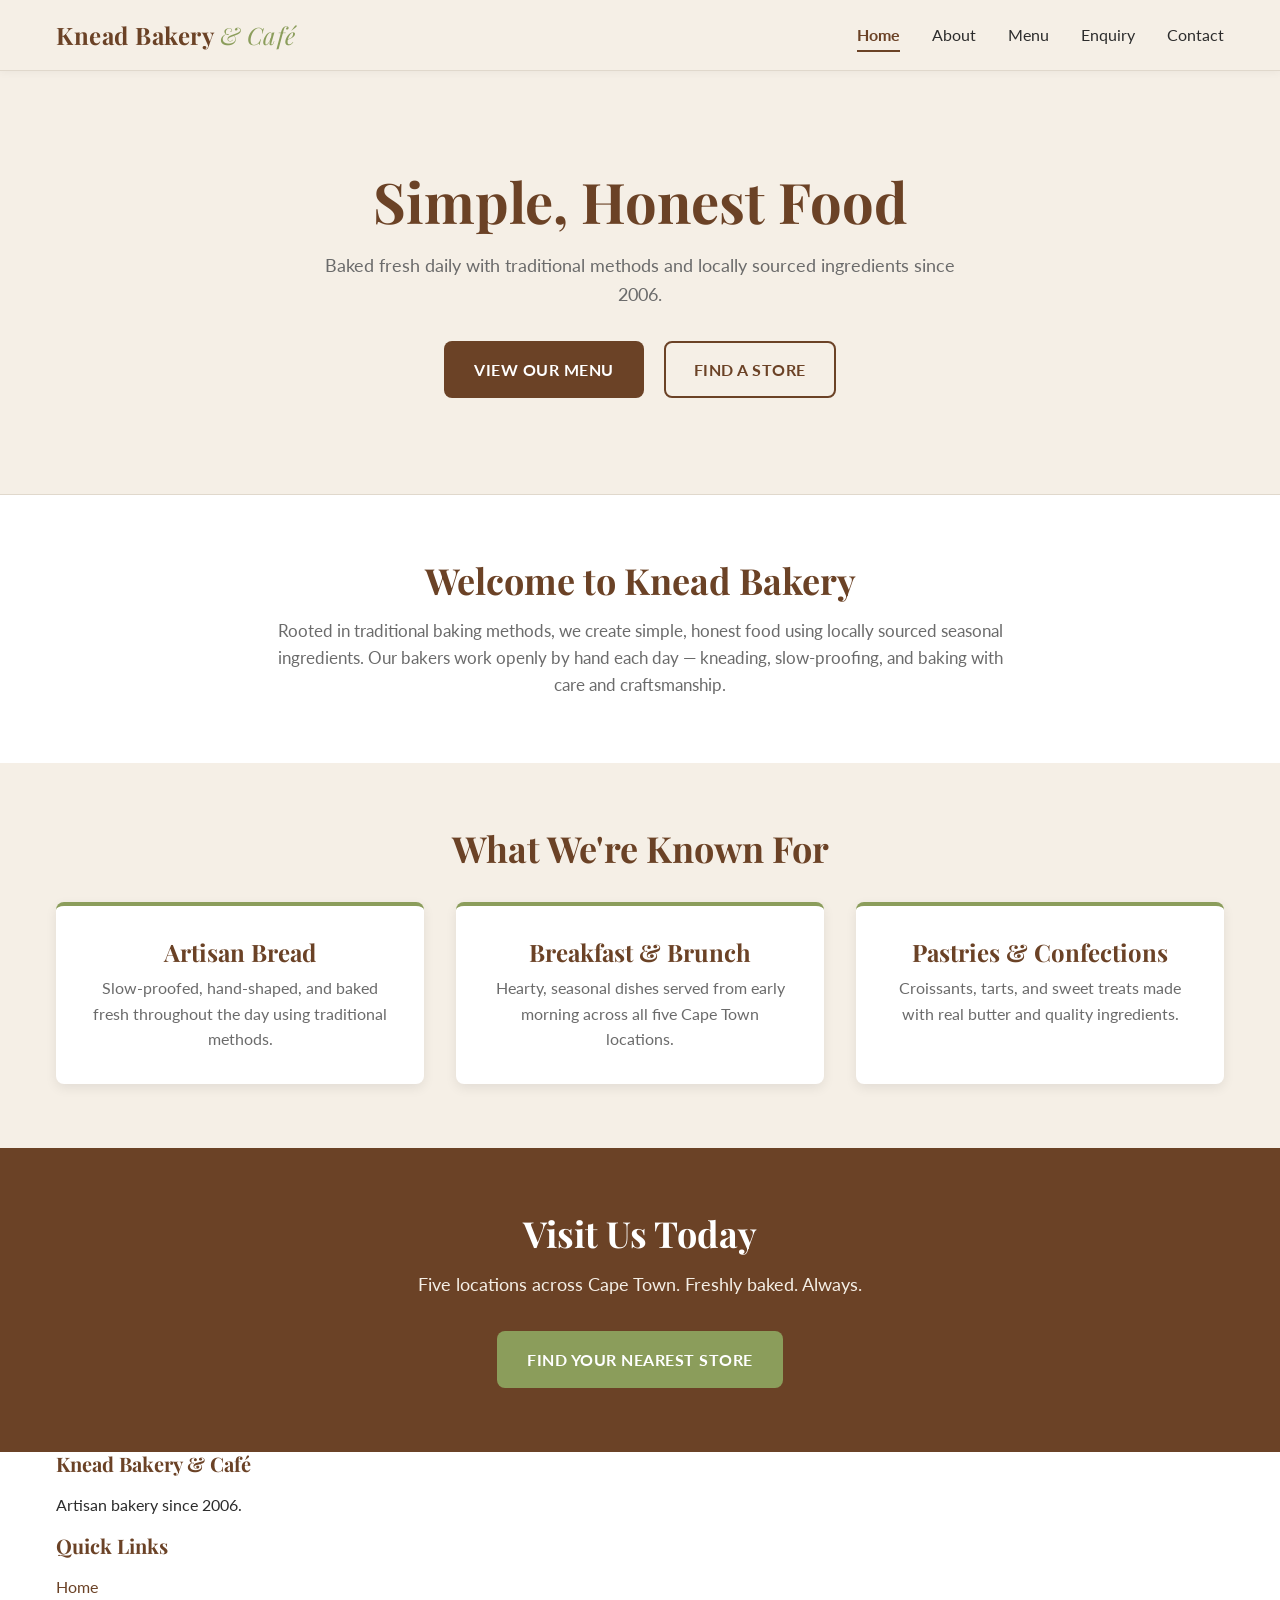
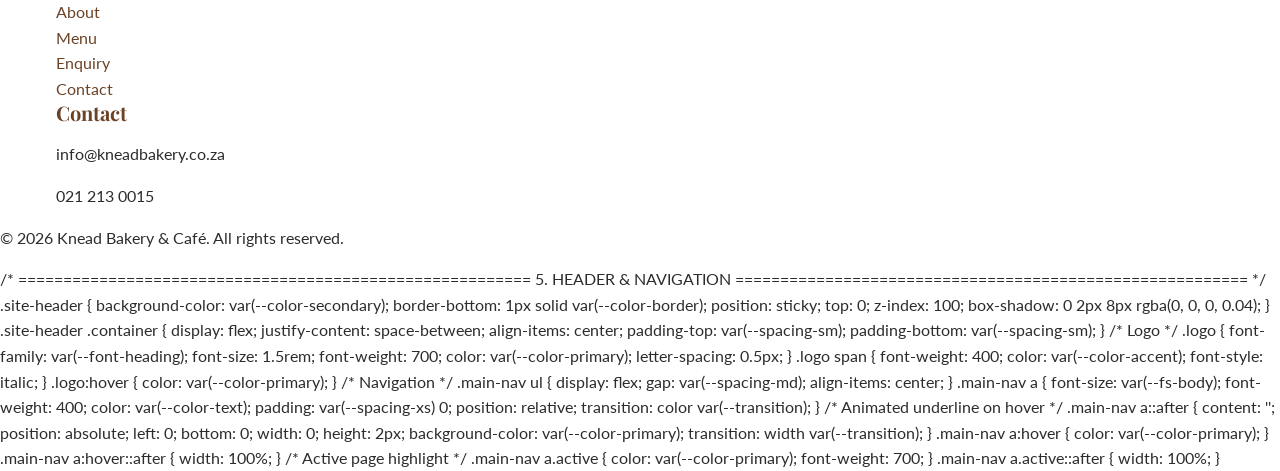
<file: index.html>
<!DOCTYPE html>
<html lang="en">
<head>
    <meta charset="UTF-8">
    <meta name="viewport" content="width=device-width, initial-scale=1.0">
    <meta name="description" content="Knead Bakery & Café - Artisan bakery in Cape Town since 2006. Fresh bread, pastries, breakfast and brunch at five locations.">
    <title>Knead Bakery & Café | Home</title>

    <!-- Google Fonts -->
    <link rel="preconnect" href="https://fonts.googleapis.com">
    <link rel="preconnect" href="https://fonts.gstatic.com" crossorigin>
    <link href="https://fonts.googleapis.com/css2?family=Playfair+Display:wght@400;700&family=Lato:wght@300;400;700&display=swap" rel="stylesheet">

    <!-- External CSS (Part 2 will fill this in) -->
    <link rel="stylesheet" href="css/style.css">
</head>
<body>

    <!-- ==================== HEADER / NAVIGATION ==================== -->
    <header class="site-header">
        <div class="container">
            <a href="index.html" class="logo">Knead Bakery <span>& Café</span></a>

            <nav class="main-nav">
                <ul>
                    <li><a href="index.html" class="active">Home</a></li>
                    <li><a href="about.html">About</a></li>
                    <li><a href="services.html">Menu</a></li>
                    <li><a href="enquiry.html">Enquiry</a></li>
                    <li><a href="contact.html">Contact</a></li>
                </ul>
            </nav>
        </div>
    </header>

    <!-- ==================== MAIN CONTENT ==================== -->
    <main>

        <!-- Hero Section -->
        <section class="hero">
            <div class="container">
                <h1>Simple, Honest Food</h1>
                <p>Baked fresh daily with traditional methods and locally sourced ingredients since 2006.</p>
                <a href="services.html" class="btn btn-primary">View Our Menu</a>
                <a href="contact.html" class="btn btn-secondary">Find a Store</a>
            </div>
        </section>

        <!-- Intro Section -->
        <section class="intro">
            <div class="container">
                <h2>Welcome to Knead Bakery</h2>
                <p>
                    Rooted in traditional baking methods, we create simple, honest food using
                    locally sourced seasonal ingredients. Our bakers work openly by hand each
                    day — kneading, slow-proofing, and baking with care and craftsmanship.
                </p>
            </div>
        </section>

        <!-- Featured Items Section -->
        <section class="featured">
            <div class="container">
                <h2>What We're Known For</h2>

                <div class="featured-grid">

                    <article class="featured-card">
                        <h3>Artisan Bread</h3>
                        <p>Slow-proofed, hand-shaped, and baked fresh throughout the day using traditional methods.</p>
                    </article>

                    <article class="featured-card">
                        <h3>Breakfast & Brunch</h3>
                        <p>Hearty, seasonal dishes served from early morning across all five Cape Town locations.</p>
                    </article>

                    <article class="featured-card">
                        <h3>Pastries & Confections</h3>
                        <p>Croissants, tarts, and sweet treats made with real butter and quality ingredients.</p>
                    </article>

                </div>
            </div>
        </section>

        <!-- Call to Action Section -->
        <section class="cta">
            <div class="container">
                <h2>Visit Us Today</h2>
                <p>Five locations across Cape Town. Freshly baked. Always.</p>
                <a href="contact.html" class="btn btn-primary">Find Your Nearest Store</a>
            </div>
        </section>

    </main>

    <!-- ==================== FOOTER ==================== -->
    <footer class="site-footer">
        <div class="container">
            <div class="footer-col">
                <h4>Knead Bakery & Café</h4>
                <p>Artisan bakery since 2006.</p>
            </div>

            <div class="footer-col">
                <h4>Quick Links</h4>
                <ul>
                    <li><a href="index.html">Home</a></li>
                    <li><a href="about.html">About</a></li>
                    <li><a href="services.html">Menu</a></li>
                    <li><a href="enquiry.html">Enquiry</a></li>
                    <li><a href="contact.html">Contact</a></li>
                </ul>
            </div>

            <div class="footer-col">
                <h4>Contact</h4>
                <p>info@kneadbakery.co.za</p>
                <p>021 213 0015</p>
            </div>
        </div>

        <div class="footer-bottom">
            <p>&copy; 2026 Knead Bakery & Café. All rights reserved.</p>
        </div>
    </footer>

    <!-- External JavaScript (Part 3 will fill this in) -->
    <script src="js/script.js"></script>
/* =========================================================
   5. HEADER & NAVIGATION
   ========================================================= */
.site-header {
    background-color: var(--color-secondary);
    border-bottom: 1px solid var(--color-border);
    position: sticky;
    top: 0;
    z-index: 100;
    box-shadow: 0 2px 8px rgba(0, 0, 0, 0.04);
}

.site-header .container {
    display: flex;
    justify-content: space-between;
    align-items: center;
    padding-top: var(--spacing-sm);
    padding-bottom: var(--spacing-sm);
}

/* Logo */
.logo {
    font-family: var(--font-heading);
    font-size: 1.5rem;
    font-weight: 700;
    color: var(--color-primary);
    letter-spacing: 0.5px;
}

.logo span {
    font-weight: 400;
    color: var(--color-accent);
    font-style: italic;
}

.logo:hover {
    color: var(--color-primary);
}

/* Navigation */
.main-nav ul {
    display: flex;
    gap: var(--spacing-md);
    align-items: center;
}

.main-nav a {
    font-size: var(--fs-body);
    font-weight: 400;
    color: var(--color-text);
    padding: var(--spacing-xs) 0;
    position: relative;
    transition: color var(--transition);
}

/* Animated underline on hover */
.main-nav a::after {
    content: '';
    position: absolute;
    left: 0;
    bottom: 0;
    width: 0;
    height: 2px;
    background-color: var(--color-primary);
    transition: width var(--transition);
}

.main-nav a:hover {
    color: var(--color-primary);
}

.main-nav a:hover::after {
    width: 100%;
}

/* Active page highlight */
.main-nav a.active {
    color: var(--color-primary);
    font-weight: 700;
}

.main-nav a.active::after {
    width: 100%;
}
</body>
</html>
</file>
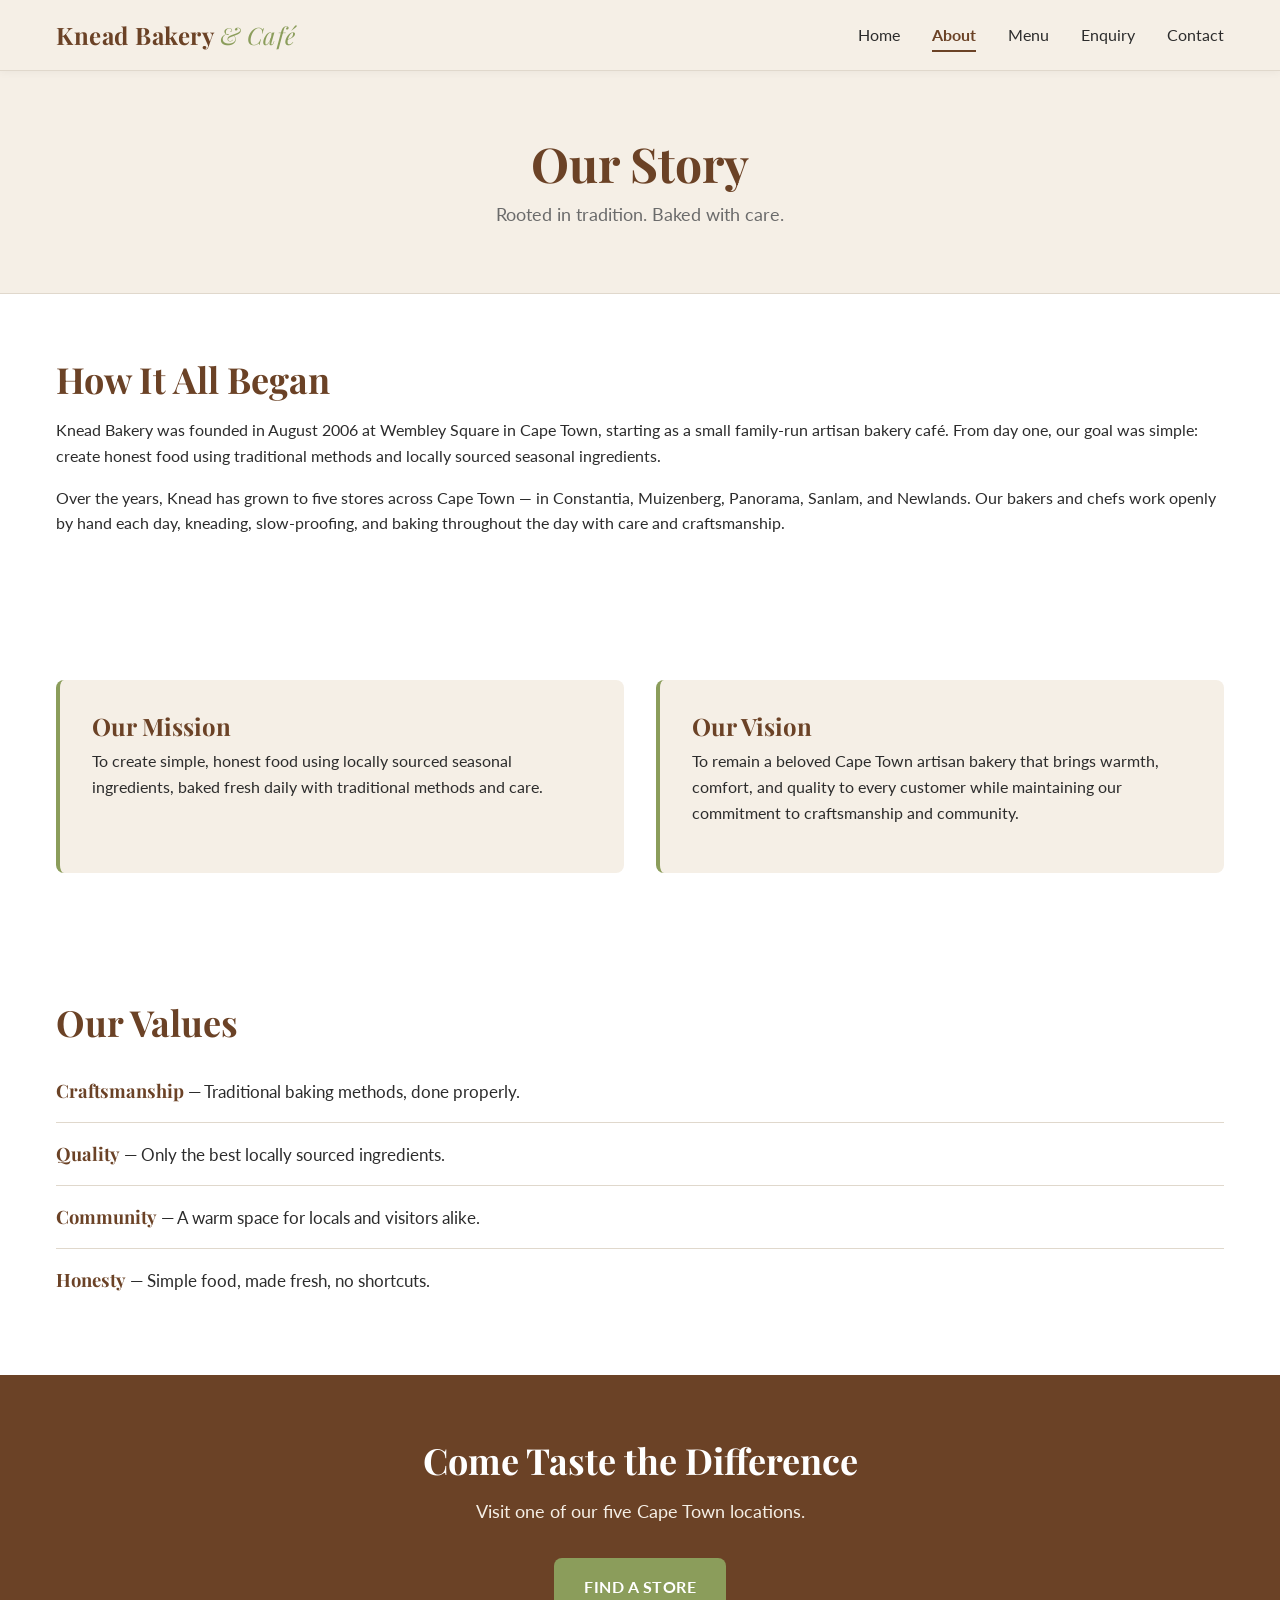
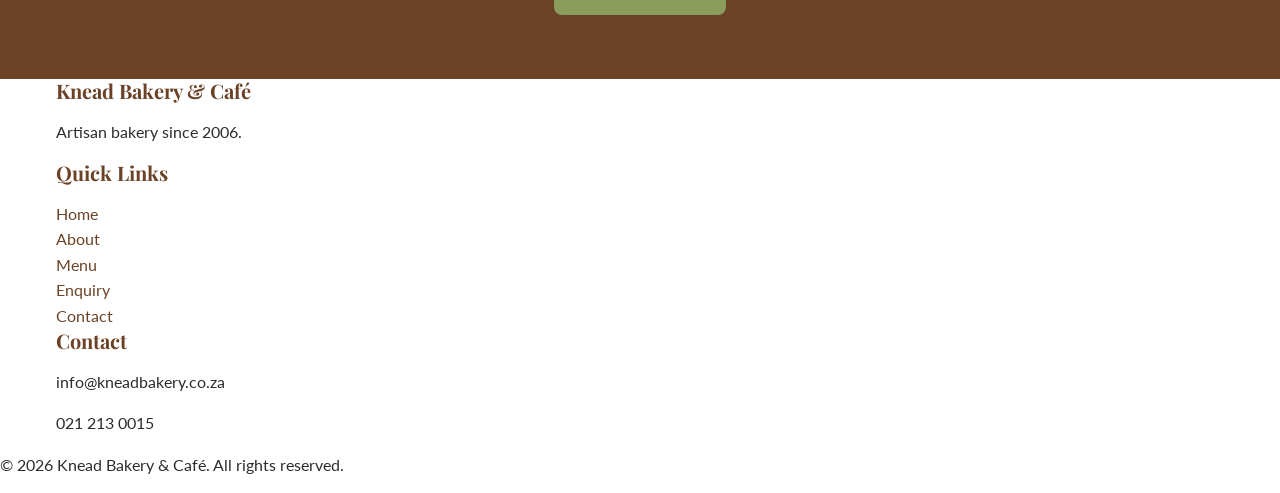
<file: about.html>
<!DOCTYPE html>
<html lang="en">
<head>
    <meta charset="UTF-8">
    <meta name="viewport" content="width=device-width, initial-scale=1.0">
    <meta name="description" content="Learn about Knead Bakery & Café - our story, mission, and commitment to traditional baking since 2006.">
    <title>Knead Bakery & Café | About Us</title>

    <!-- Google Fonts -->
    <link rel="preconnect" href="https://fonts.googleapis.com">
    <link rel="preconnect" href="https://fonts.gstatic.com" crossorigin>
    <link href="https://fonts.googleapis.com/css2?family=Playfair+Display:wght@400;700&family=Lato:wght@300;400;700&display=swap" rel="stylesheet">

    <!-- External CSS -->
    <link rel="stylesheet" href="css/style.css">
</head>
<body>

    <!-- ==================== HEADER / NAVIGATION ==================== -->
    <header class="site-header">
        <div class="container">
            <a href="index.html" class="logo">Knead Bakery <span>& Café</span></a>

            <nav class="main-nav">
                <ul>
                    <li><a href="index.html">Home</a></li>
                    <li><a href="about.html" class="active">About</a></li>
                    <li><a href="services.html">Menu</a></li>
                    <li><a href="enquiry.html">Enquiry</a></li>
                    <li><a href="contact.html">Contact</a></li>
                </ul>
            </nav>
        </div>
    </header>

    <!-- ==================== MAIN CONTENT ==================== -->
    <main>

        <!-- Page Header -->
        <section class="page-header">
            <div class="container">
                <h1>Our Story</h1>
                <p>Rooted in tradition. Baked with care.</p>
            </div>
        </section>

        <!-- History Section -->
        <section class="history">
            <div class="container">
                <h2>How It All Began</h2>
                <p>
                    Knead Bakery was founded in August 2006 at Wembley Square in Cape Town, starting
                    as a small family-run artisan bakery café. From day one, our goal was simple:
                    create honest food using traditional methods and locally sourced seasonal ingredients.
                </p>
                <p>
                    Over the years, Knead has grown to five stores across Cape Town — in Constantia,
                    Muizenberg, Panorama, Sanlam, and Newlands. Our bakers and chefs work openly by
                    hand each day, kneading, slow-proofing, and baking throughout the day with care
                    and craftsmanship.
                </p>
            </div>
        </section>

        <!-- Mission & Vision Section -->
        <section class="mission-vision">
            <div class="container">
                <div class="mv-grid">

                    <article class="mv-card">
                        <h3>Our Mission</h3>
                        <p>
                            To create simple, honest food using locally sourced seasonal ingredients,
                            baked fresh daily with traditional methods and care.
                        </p>
                    </article>

                    <article class="mv-card">
                        <h3>Our Vision</h3>
                        <p>
                            To remain a beloved Cape Town artisan bakery that brings warmth, comfort,
                            and quality to every customer while maintaining our commitment to
                            craftsmanship and community.
                        </p>
                    </article>

                </div>
            </div>
        </section>

        <!-- Values Section -->
        <section class="values">
            <div class="container">
                <h2>Our Values</h2>
                <ul class="values-list">
                    <li><strong>Craftsmanship</strong> — Traditional baking methods, done properly.</li>
                    <li><strong>Quality</strong> — Only the best locally sourced ingredients.</li>
                    <li><strong>Community</strong> — A warm space for locals and visitors alike.</li>
                    <li><strong>Honesty</strong> — Simple food, made fresh, no shortcuts.</li>
                </ul>
            </div>
        </section>

        <!-- Call to Action -->
        <section class="cta">
            <div class="container">
                <h2>Come Taste the Difference</h2>
                <p>Visit one of our five Cape Town locations.</p>
                <a href="contact.html" class="btn btn-primary">Find a Store</a>
            </div>
        </section>

    </main>

    <!-- ==================== FOOTER ==================== -->
    <footer class="site-footer">
        <div class="container">
            <div class="footer-col">
                <h4>Knead Bakery & Café</h4>
                <p>Artisan bakery since 2006.</p>
            </div>

            <div class="footer-col">
                <h4>Quick Links</h4>
                <ul>
                    <li><a href="index.html">Home</a></li>
                    <li><a href="about.html">About</a></li>
                    <li><a href="services.html">Menu</a></li>
                    <li><a href="enquiry.html">Enquiry</a></li>
                    <li><a href="contact.html">Contact</a></li>
                </ul>
            </div>

            <div class="footer-col">
                <h4>Contact</h4>
                <p>info@kneadbakery.co.za</p>
                <p>021 213 0015</p>
            </div>
        </div>

        <div class="footer-bottom">
            <p>&copy; 2026 Knead Bakery & Café. All rights reserved.</p>
        </div>
    </footer>

    <script src="js/script.js"></script>

</body>
</html>
</file>
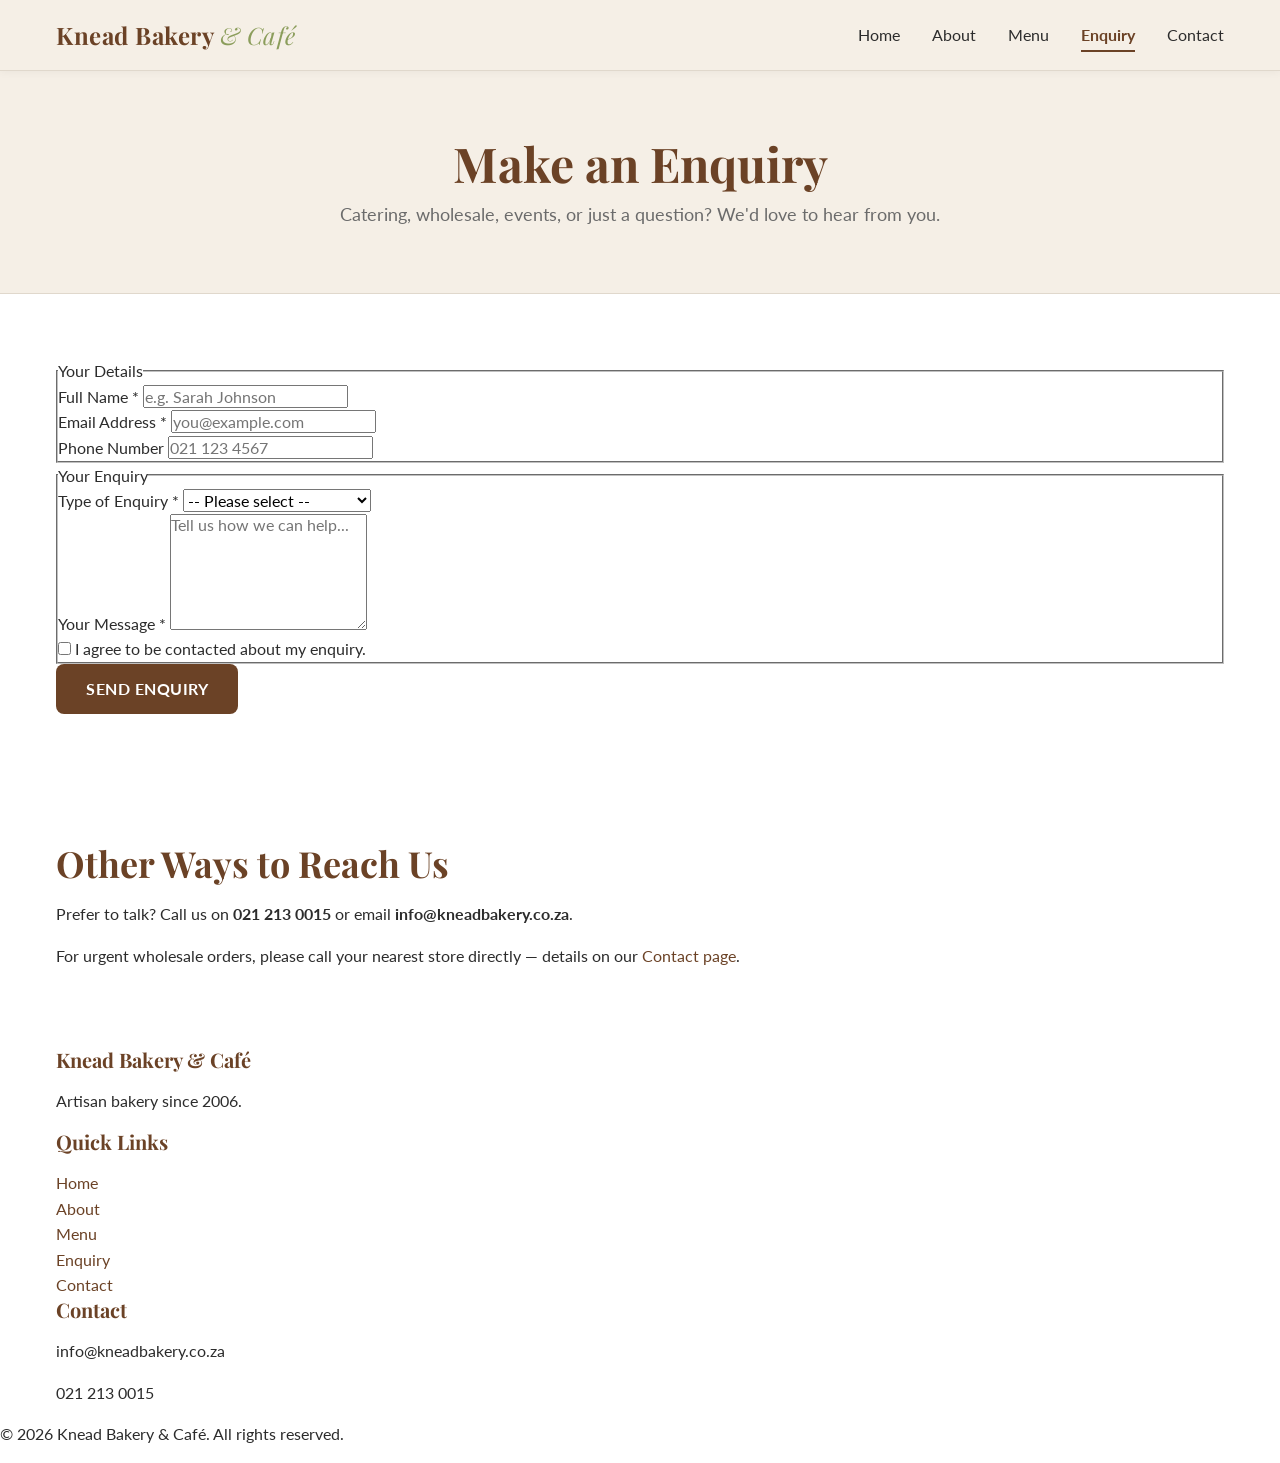
<file: enquiry.html>
<!DOCTYPE html>
<html lang="en">
<head>
    <meta charset="UTF-8">
    <meta name="viewport" content="width=device-width, initial-scale=1.0">
    <meta name="description" content="Send an enquiry to Knead Bakery & Café - catering, wholesale, event bookings and general questions.">
    <title>Knead Bakery & Café | Enquiry</title>

    <!-- Google Fonts -->
    <link rel="preconnect" href="https://fonts.googleapis.com">
    <link rel="preconnect" href="https://fonts.gstatic.com" crossorigin>
    <link href="https://fonts.googleapis.com/css2?family=Playfair+Display:wght@400;700&family=Lato:wght@300;400;700&display=swap" rel="stylesheet">

    <!-- External CSS -->
    <link rel="stylesheet" href="css/style.css">
</head>
<body>

    <!-- ==================== HEADER / NAVIGATION ==================== -->
    <header class="site-header">
        <div class="container">
            <a href="index.html" class="logo">Knead Bakery <span>& Café</span></a>

            <nav class="main-nav">
                <ul>
                    <li><a href="index.html">Home</a></li>
                    <li><a href="about.html">About</a></li>
                    <li><a href="services.html">Menu</a></li>
                    <li><a href="enquiry.html" class="active">Enquiry</a></li>
                    <li><a href="contact.html">Contact</a></li>
                </ul>
            </nav>
        </div>
    </header>

    <!-- ==================== MAIN CONTENT ==================== -->
    <main>

        <!-- Page Header -->
        <section class="page-header">
            <div class="container">
                <h1>Make an Enquiry</h1>
                <p>Catering, wholesale, events, or just a question? We'd love to hear from you.</p>
            </div>
        </section>

        <!-- Enquiry Form Section -->
        <section class="form-section">
            <div class="container">

                <form action="#" method="post" class="enquiry-form" id="enquiryForm" novalidate>

                    <!-- Personal Details -->
                    <fieldset>
                        <legend>Your Details</legend>

                        <div class="form-group">
                            <label for="name">Full Name *</label>
                            <input type="text" id="name" name="name" placeholder="e.g. Sarah Johnson" required>
                        </div>

                        <div class="form-group">
                            <label for="email">Email Address *</label>
                            <input type="email" id="email" name="email" placeholder="you@example.com" required>
                        </div>

                        <div class="form-group">
                            <label for="phone">Phone Number</label>
                            <input type="tel" id="phone" name="phone" placeholder="021 123 4567">
                        </div>
                    </fieldset>

                    <!-- Enquiry Details -->
                    <fieldset>
                        <legend>Your Enquiry</legend>

                        <div class="form-group">
                            <label for="subject">Type of Enquiry *</label>
                            <select id="subject" name="subject" required>
                                <option value="">-- Please select --</option>
                                <option value="catering">Catering for an Event</option>
                                <option value="wholesale">Wholesale / Bulk Order</option>
                                <option value="booking">Venue Booking</option>
                                <option value="general">General Question</option>
                                <option value="feedback">Feedback</option>
                            </select>
                        </div>

                        <div class="form-group">
                            <label for="message">Your Message *</label>
                            <textarea id="message" name="message" rows="6" placeholder="Tell us how we can help..." required></textarea>
                        </div>

                        <div class="form-group checkbox-group">
                            <input type="checkbox" id="consent" name="consent" required>
                            <label for="consent">I agree to be contacted about my enquiry.</label>
                        </div>

                    </fieldset>

                    <!-- Submit -->
                    <div id="form-message" style="display:none; padding: 10px; margin-bottom: 15px; font-weight: bold;"></div>
                    <div class="form-group">
                        <button type="submit" class="btn btn-primary">Send Enquiry</button>
                    </div>

                </form>

            </div>
        </section>

        <!-- Info Section -->
        <section class="info">
            <div class="container">
                <h2>Other Ways to Reach Us</h2>
                <p>Prefer to talk? Call us on <strong>021 213 0015</strong> or email <strong>info@kneadbakery.co.za</strong>.</p>
                <p>For urgent wholesale orders, please call your nearest store directly — details on our <a href="contact.html">Contact page</a>.</p>
            </div>
        </section>

    </main>

    <!-- ==================== FOOTER ==================== -->
    <footer class="site-footer">
        <div class="container">
            <div class="footer-col">
                <h4>Knead Bakery & Café</h4>
                <p>Artisan bakery since 2006.</p>
            </div>

            <div class="footer-col">
                <h4>Quick Links</h4>
                <ul>
                    <li><a href="index.html">Home</a></li>
                    <li><a href="about.html">About</a></li>
                    <li><a href="services.html">Menu</a></li>
                    <li><a href="enquiry.html">Enquiry</a></li>
                    <li><a href="contact.html">Contact</a></li>
                </ul>
            </div>

            <div class="footer-col">
                <h4>Contact</h4>
                <p>info@kneadbakery.co.za</p>
                <p>021 213 0015</p>
            </div>
        </div>

        <div class="footer-bottom">
            <p>&copy; 2026 Knead Bakery & Café. All rights reserved.</p>
        </div>
    </footer>

    <script src="js/script.js"></script>

</body>
</html>
</file>
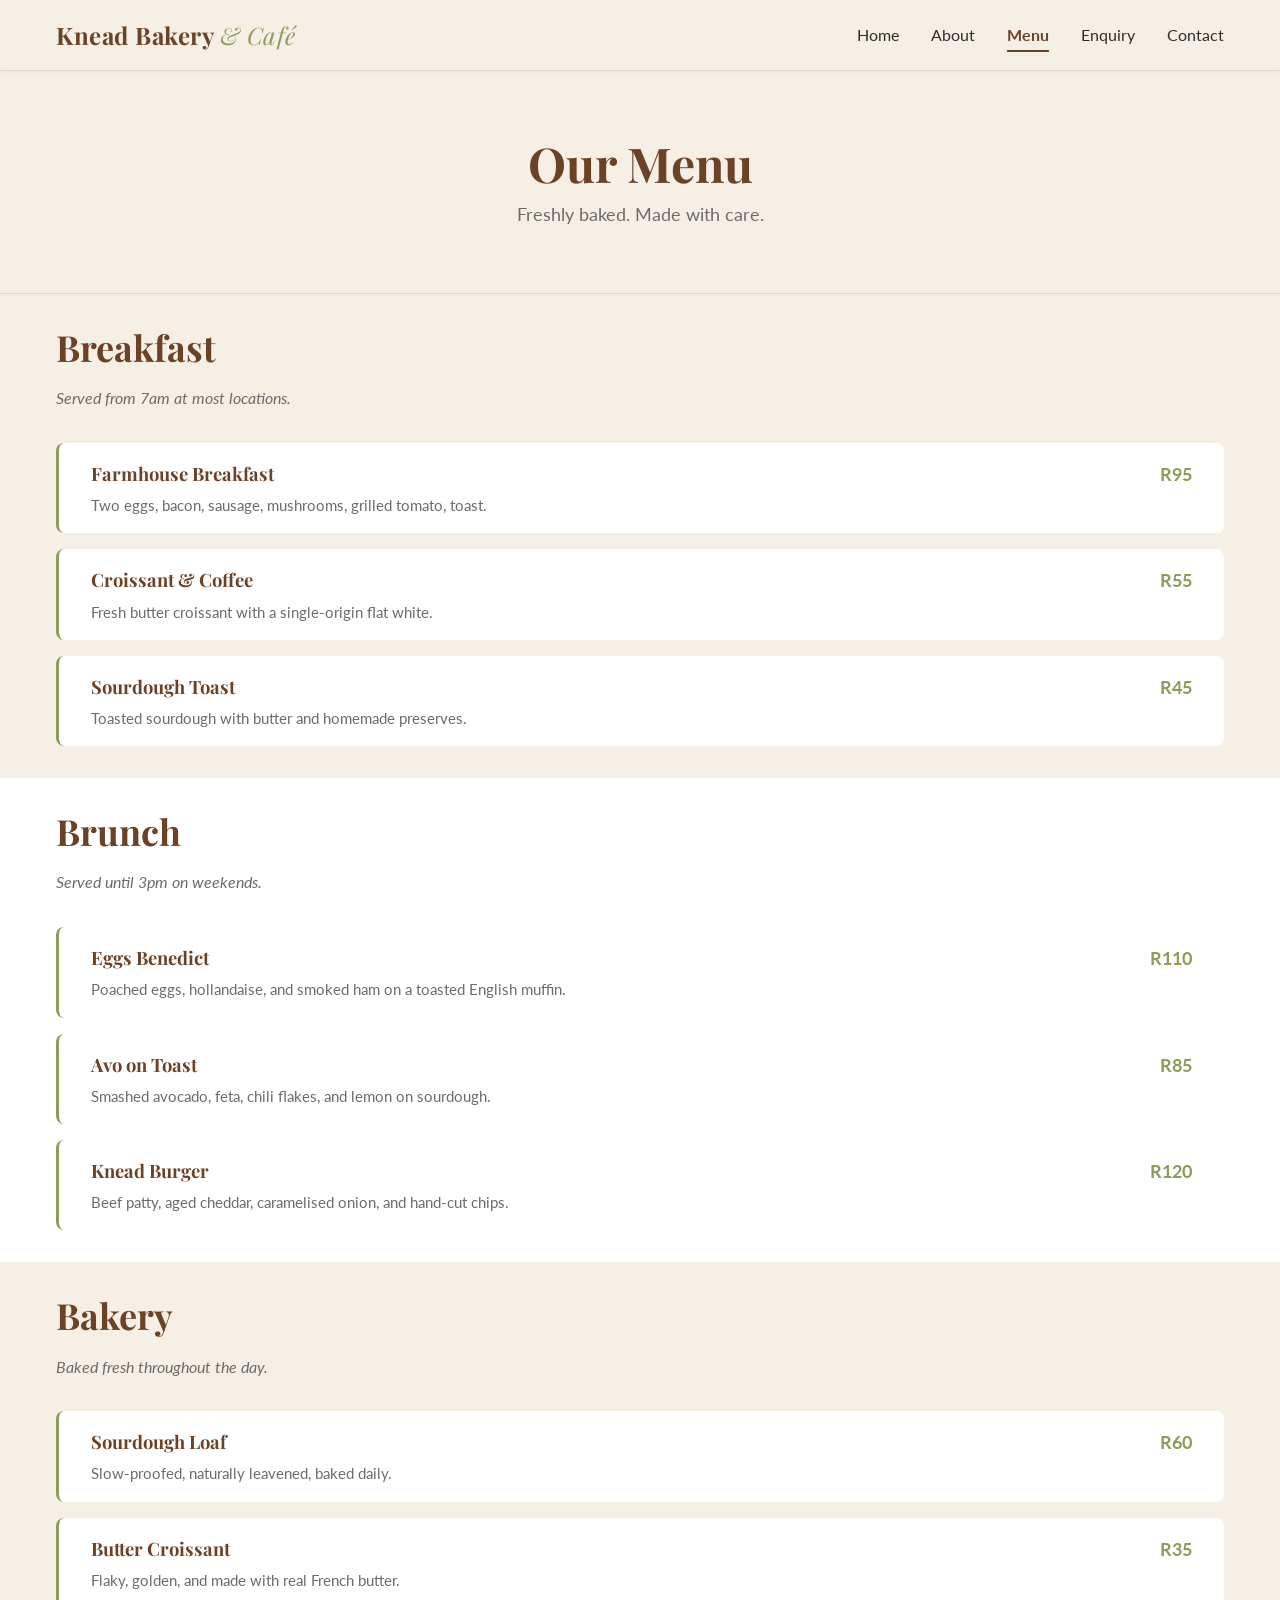
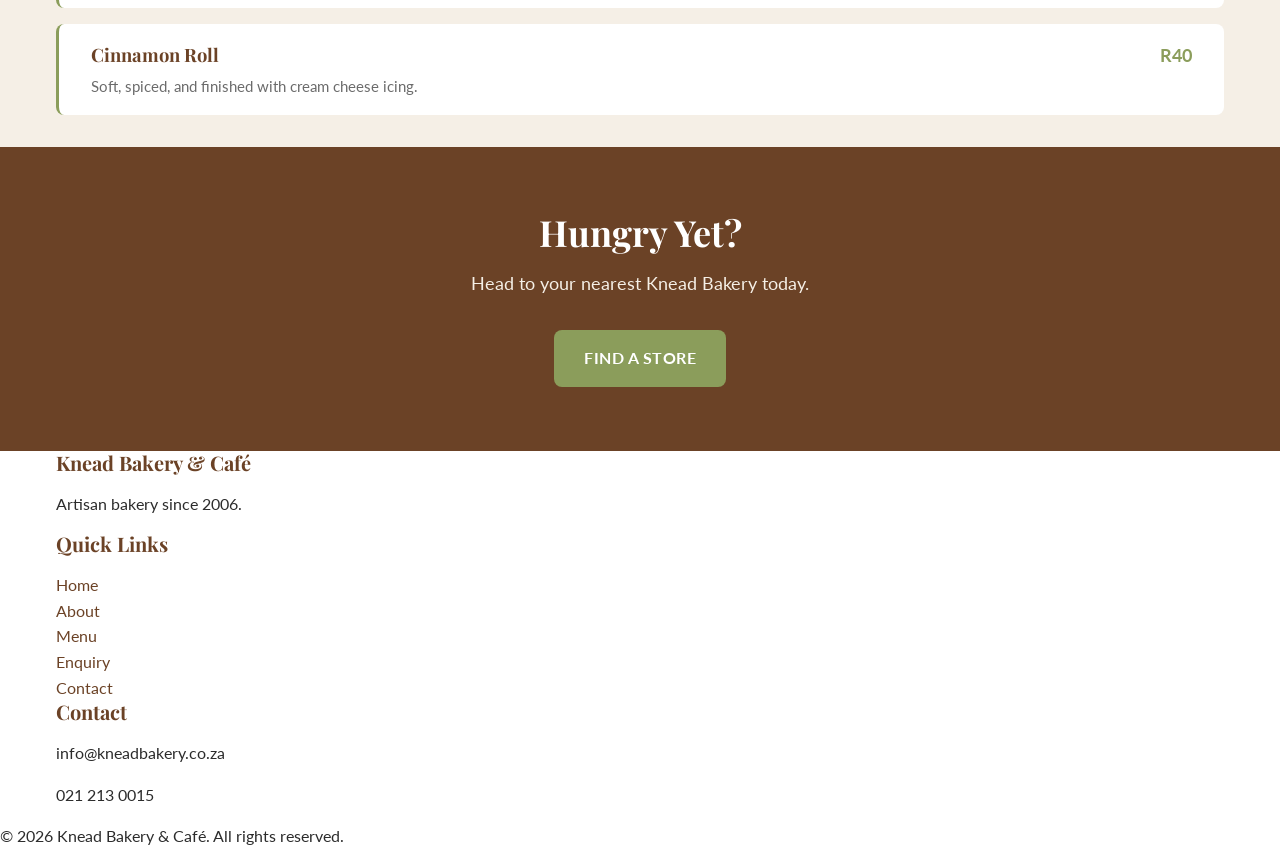
<file: services.html>
<!DOCTYPE html>
<html lang="en">
<head>
    <meta charset="UTF-8">
    <meta name="viewport" content="width=device-width, initial-scale=1.0">
    <meta name="description" content="Explore the Knead Bakery menu - artisan breads, breakfast, brunch, pastries and confections baked fresh daily.">
    <title>Knead Bakery & Café | Menu</title>

    <!-- Google Fonts -->
    <link rel="preconnect" href="https://fonts.googleapis.com">
    <link rel="preconnect" href="https://fonts.gstatic.com" crossorigin>
    <link href="https://fonts.googleapis.com/css2?family=Playfair+Display:wght@400;700&family=Lato:wght@300;400;700&display=swap" rel="stylesheet">

    <!-- External CSS -->
    <link rel="stylesheet" href="css/style.css">
</head>
<body>

    <!-- ==================== HEADER / NAVIGATION ==================== -->
    <header class="site-header">
        <div class="container">
            <a href="index.html" class="logo">Knead Bakery <span>& Café</span></a>

            <nav class="main-nav">
                <ul>
                    <li><a href="index.html">Home</a></li>
                    <li><a href="about.html">About</a></li>
                    <li><a href="services.html" class="active">Menu</a></li>
                    <li><a href="enquiry.html">Enquiry</a></li>
                    <li><a href="contact.html">Contact</a></li>
                </ul>
            </nav>
        </div>
    </header>

    <!-- ==================== MAIN CONTENT ==================== -->
    <main>

        <!-- Page Header -->
        <section class="page-header">
            <div class="container">
                <h1>Our Menu</h1>
                <p>Freshly baked. Made with care.</p>
            </div>
        </section>

        <!-- Breakfast Section -->
        <section class="menu-section">
            <div class="container">
                <h2>Breakfast</h2>
                <p class="section-intro">Served from 7am at most locations.</p>

                <ul class="menu-list">
                    <li>
                        <span class="menu-item">Farmhouse Breakfast</span>
                        <span class="menu-price">R95</span>
                        <p class="menu-desc">Two eggs, bacon, sausage, mushrooms, grilled tomato, toast.</p>
                    </li>
                    <li>
                        <span class="menu-item">Croissant & Coffee</span>
                        <span class="menu-price">R55</span>
                        <p class="menu-desc">Fresh butter croissant with a single-origin flat white.</p>
                    </li>
                    <li>
                        <span class="menu-item">Sourdough Toast</span>
                        <span class="menu-price">R45</span>
                        <p class="menu-desc">Toasted sourdough with butter and homemade preserves.</p>
                    </li>
                </ul>
            </div>
        </section>

        <!-- Brunch Section -->
        <section class="menu-section">
            <div class="container">
                <h2>Brunch</h2>
                <p class="section-intro">Served until 3pm on weekends.</p>

                <ul class="menu-list">
                    <li>
                        <span class="menu-item">Eggs Benedict</span>
                        <span class="menu-price">R110</span>
                        <p class="menu-desc">Poached eggs, hollandaise, and smoked ham on a toasted English muffin.</p>
                    </li>
                    <li>
                        <span class="menu-item">Avo on Toast</span>
                        <span class="menu-price">R85</span>
                        <p class="menu-desc">Smashed avocado, feta, chili flakes, and lemon on sourdough.</p>
                    </li>
                    <li>
                        <span class="menu-item">Knead Burger</span>
                        <span class="menu-price">R120</span>
                        <p class="menu-desc">Beef patty, aged cheddar, caramelised onion, and hand-cut chips.</p>
                    </li>
                </ul>
            </div>
        </section>

        <!-- Bakery Section -->
        <section class="menu-section">
            <div class="container">
                <h2>Bakery</h2>
                <p class="section-intro">Baked fresh throughout the day.</p>

                <ul class="menu-list">
                    <li>
                        <span class="menu-item">Sourdough Loaf</span>
                        <span class="menu-price">R60</span>
                        <p class="menu-desc">Slow-proofed, naturally leavened, baked daily.</p>
                    </li>
                    <li>
                        <span class="menu-item">Butter Croissant</span>
                        <span class="menu-price">R35</span>
                        <p class="menu-desc">Flaky, golden, and made with real French butter.</p>
                    </li>
                    <li>
                        <span class="menu-item">Cinnamon Roll</span>
                        <span class="menu-price">R40</span>
                        <p class="menu-desc">Soft, spiced, and finished with cream cheese icing.</p>
                    </li>
                </ul>
            </div>
        </section>

        <!-- Call to Action -->
        <section class="cta">
            <div class="container">
                <h2>Hungry Yet?</h2>
                <p>Head to your nearest Knead Bakery today.</p>
                <a href="contact.html" class="btn btn-primary">Find a Store</a>
            </div>
        </section>

    </main>

    <!-- ==================== FOOTER ==================== -->
    <footer class="site-footer">
        <div class="container">
            <div class="footer-col">
                <h4>Knead Bakery & Café</h4>
                <p>Artisan bakery since 2006.</p>
            </div>

            <div class="footer-col">
                <h4>Quick Links</h4>
                <ul>
                    <li><a href="index.html">Home</a></li>
                    <li><a href="about.html">About</a></li>
                    <li><a href="services.html">Menu</a></li>
                    <li><a href="enquiry.html">Enquiry</a></li>
                    <li><a href="contact.html">Contact</a></li>
                </ul>
            </div>

            <div class="footer-col">
                <h4>Contact</h4>
                <p>info@kneadbakery.co.za</p>
                <p>021 213 0015</p>
            </div>
        </div>

        <div class="footer-bottom">
            <p>&copy; 2026 Knead Bakery & Café. All rights reserved.</p>
        </div>
    </footer>

    <script src="js/script.js"></script>

</body>
</html>
</file>
<file: css/style.css>
/* =========================================================
   KNEAD BAKERY & CAFÉ - MAIN STYLESHEET
   Author: Rumbidzai Tiara Lovely Chirombe
   Student Number: ST10535542
   Module: WEDE5020 - Part 2
   ========================================================= */

/* =========================================================
   1. CSS RESET
   Removes default browser styles for consistent rendering
   ========================================================= */
* {
    margin: 0;
    padding: 0;
    box-sizing: border-box;
}

html {
    scroll-behavior: smooth;
}

img {
    max-width: 100%;
    display: block;
}

ul {
    list-style: none;
}

a {
    text-decoration: none;
    color: inherit;
}

button,
input,
textarea,
select {
    font-family: inherit;
    font-size: inherit;
}

/* =========================================================
   2. CSS VARIABLES (Design Tokens)
   Central place to manage colours, fonts, spacing
   ========================================================= */
:root {
    /* Colours */
    --color-primary: #6B4226;        /* Warm Brown */
    --color-secondary: #F5EFE6;      /* Cream */
    --color-accent: #8B9D5B;         /* Olive */
    --color-bg: #FFFFFF;             /* White */
    --color-text: #2C2C2C;           /* Dark Text */
    --color-text-light: #6B6B6B;     /* Muted Text */
    --color-border: #E0D8CC;         /* Soft Border */
    --color-white: #FFFFFF;

    /* Typography */
    --font-heading: 'Playfair Display', serif;
    --font-body: 'Lato', sans-serif;

    /* Font Sizes (using rem for responsiveness) */
    --fs-h1: 3rem;         /* 48px */
    --fs-h2: 2.25rem;      /* 36px */
    --fs-h3: 1.5rem;       /* 24px */
    --fs-h4: 1.25rem;      /* 20px */
    --fs-body: 1rem;       /* 16px */
    --fs-small: 0.875rem;  /* 14px */

    /* Spacing */
    --spacing-xs: 0.5rem;
    --spacing-sm: 1rem;
    --spacing-md: 2rem;
    --spacing-lg: 4rem;
    --spacing-xl: 6rem;

    /* Layout */
    --max-width: 1200px;
    --radius: 8px;
    --shadow: 0 4px 12px rgba(0, 0, 0, 0.08);
    --transition: 0.3s ease;
}

/* =========================================================
   3. BASE STYLES
   Applies to body and standard elements site-wide
   ========================================================= */
body {
    font-family: var(--font-body);
    font-size: var(--fs-body);
    line-height: 1.6;
    color: var(--color-text);
    background-color: var(--color-bg);
    -webkit-font-smoothing: antialiased;
}

/* Headings - Playfair Display for elegance */
h1, h2, h3, h4 {
    font-family: var(--font-heading);
    color: var(--color-primary);
    line-height: 1.2;
    margin-bottom: var(--spacing-sm);
}

h1 { font-size: var(--fs-h1); }
h2 { font-size: var(--fs-h2); }
h3 { font-size: var(--fs-h3); }
h4 { font-size: var(--fs-h4); }

p {
    margin-bottom: var(--spacing-sm);
    color: var(--color-text);
}

a {
    color: var(--color-primary);
    transition: color var(--transition);
}

a:hover {
    color: var(--color-accent);
}

/* =========================================================
   4. LAYOUT CONTAINER
   Centres content with a max-width
   ========================================================= */
.container {
    width: 100%;
    max-width: var(--max-width);
    margin: 0 auto;
    padding: 0 var(--spacing-sm);
}
/* =========================================================
   5. HEADER & NAVIGATION
   ========================================================= */
.site-header {
    background-color: var(--color-secondary);
    border-bottom: 1px solid var(--color-border);
    position: sticky;
    top: 0;
    z-index: 100;
    box-shadow: 0 2px 8px rgba(0, 0, 0, 0.04);
}

.site-header .container {
    display: flex;
    justify-content: space-between;
    align-items: center;
    padding-top: var(--spacing-sm);
    padding-bottom: var(--spacing-sm);
}

.logo {
    font-family: var(--font-heading);
    font-size: 1.5rem;
    font-weight: 700;
    color: var(--color-primary);
    letter-spacing: 0.5px;
}

.logo span {
    font-weight: 400;
    color: var(--color-accent);
    font-style: italic;
}

.logo:hover {
    color: var(--color-primary);
}

.main-nav ul {
    display: flex;
    gap: var(--spacing-md);
    align-items: center;
}

.main-nav a {
    font-size: var(--fs-body);
    font-weight: 400;
    color: var(--color-text);
    padding: var(--spacing-xs) 0;
    position: relative;
    transition: color var(--transition);
}

.main-nav a::after {
    content: '';
    position: absolute;
    left: 0;
    bottom: 0;
    width: 0;
    height: 2px;
    background-color: var(--color-primary);
    transition: width var(--transition);
}

.main-nav a:hover {
    color: var(--color-primary);
}

.main-nav a:hover::after {
    width: 100%;
}

.main-nav a.active {
    color: var(--color-primary);
    font-weight: 700;
}

.main-nav a.active::after {
    width: 100%;
}
/* =========================================================
   6. BUTTONS
   ========================================================= */
.btn {
    display: inline-block;
    padding: 0.85rem 1.75rem;
    font-family: var(--font-body);
    font-size: var(--fs-body);
    font-weight: 700;
    letter-spacing: 0.5px;
    text-transform: uppercase;
    border-radius: var(--radius);
    cursor: pointer;
    transition: all var(--transition);
    border: 2px solid transparent;
    text-align: center;
}

.btn-primary {
    background-color: var(--color-primary);
    color: var(--color-white);
}

.btn-primary:hover {
    background-color: var(--color-accent);
    color: var(--color-white);
    transform: translateY(-2px);
    box-shadow: 0 6px 16px rgba(0, 0, 0, 0.15);
}

.btn-secondary {
    background-color: transparent;
    color: var(--color-primary);
    border-color: var(--color-primary);
}

.btn-secondary:hover {
    background-color: var(--color-primary);
    color: var(--color-white);
    transform: translateY(-2px);
}

/* =========================================================
   7. HERO SECTION
   ========================================================= */
.hero {
    background-color: var(--color-secondary);
    padding: var(--spacing-xl) 0;
    text-align: center;
    border-bottom: 1px solid var(--color-border);
}

.hero h1 {
    font-size: 3.5rem;
    margin-bottom: var(--spacing-sm);
    color: var(--color-primary);
}

.hero p {
    font-size: 1.15rem;
    color: var(--color-text-light);
    max-width: 650px;
    margin: 0 auto var(--spacing-md);
}

.hero .btn {
    margin: 0 0.5rem;
}

/* =========================================================
   8. SECTIONS
   ========================================================= */
section {
    padding: var(--spacing-lg) 0;
}

.page-header {
    background-color: var(--color-secondary);
    padding: var(--spacing-lg) 0;
    text-align: center;
    border-bottom: 1px solid var(--color-border);
}

.page-header h1 {
    margin-bottom: var(--spacing-xs);
}

.page-header p {
    color: var(--color-text-light);
    font-size: 1.1rem;
    margin: 0;
}

/* Intro section (homepage) */
.intro {
    text-align: center;
}

.intro p {
    max-width: 750px;
    margin: 0 auto;
    font-size: 1.05rem;
    color: var(--color-text-light);
}

/* Featured cards (homepage) */
.featured {
    background-color: var(--color-secondary);
}

.featured h2 {
    text-align: center;
    margin-bottom: var(--spacing-md);
}

.featured-grid {
    display: grid;
    grid-template-columns: repeat(3, 1fr);
    gap: var(--spacing-md);
}

.featured-card {
    background-color: var(--color-white);
    padding: var(--spacing-md);
    border-radius: var(--radius);
    box-shadow: var(--shadow);
    text-align: center;
    transition: transform var(--transition), box-shadow var(--transition);
    border-top: 4px solid var(--color-accent);
}

.featured-card:hover {
    transform: translateY(-6px);
    box-shadow: 0 8px 24px rgba(0, 0, 0, 0.12);
}

.featured-card h3 {
    margin-bottom: var(--spacing-xs);
}

.featured-card p {
    color: var(--color-text-light);
    margin: 0;
}

/* Call to action section */
.cta {
    background-color: var(--color-primary);
    text-align: center;
}

.cta h2 {
    color: var(--color-white);
}

.cta p {
    color: var(--color-secondary);
    font-size: 1.1rem;
    margin-bottom: var(--spacing-md);
}

.cta .btn-primary {
    background-color: var(--color-accent);
}

.cta .btn-primary:hover {
    background-color: var(--color-white);
    color: var(--color-primary);
}

/* Mission & Vision (about page) */
.mv-grid {
    display: grid;
    grid-template-columns: repeat(2, 1fr);
    gap: var(--spacing-md);
}

.mv-card {
    background-color: var(--color-secondary);
    padding: var(--spacing-md);
    border-radius: var(--radius);
    border-left: 4px solid var(--color-accent);
}

.mv-card h3 {
    margin-bottom: var(--spacing-xs);
}

/* Values list (about page) */
.values-list li {
    padding: var(--spacing-sm) 0;
    border-bottom: 1px solid var(--color-border);
    font-size: 1.05rem;
}

.values-list li:last-child {
    border-bottom: none;
}

.values-list strong {
    color: var(--color-primary);
    font-family: var(--font-heading);
    font-size: 1.15rem;
}

/* Menu sections (services page) */
.menu-section {
    padding: var(--spacing-md) 0;
}

.menu-section:nth-child(even) {
    background-color: var(--color-secondary);
}

.section-intro {
    color: var(--color-text-light);
    font-style: italic;
    margin-bottom: var(--spacing-md);
}

.menu-list {
    display: grid;
    gap: var(--spacing-sm);
}

.menu-list li {
    background-color: var(--color-white);
    padding: var(--spacing-sm) var(--spacing-md);
    border-radius: var(--radius);
    border-left: 3px solid var(--color-accent);
    display: grid;
    grid-template-columns: 1fr auto;
    gap: 0.25rem 1rem;
    align-items: baseline;
}

.menu-item {
    font-family: var(--font-heading);
    font-size: 1.15rem;
    font-weight: 700;
    color: var(--color-primary);
}

.menu-price {
    font-weight: 700;
    color: var(--color-accent);
    font-size: 1.1rem;
    text-align: right;
}

.menu-desc {
    grid-column: 1 / -1;
    font-size: 0.95rem;
    color: var(--color-text-light);
    margin: 0;
}
</file>
